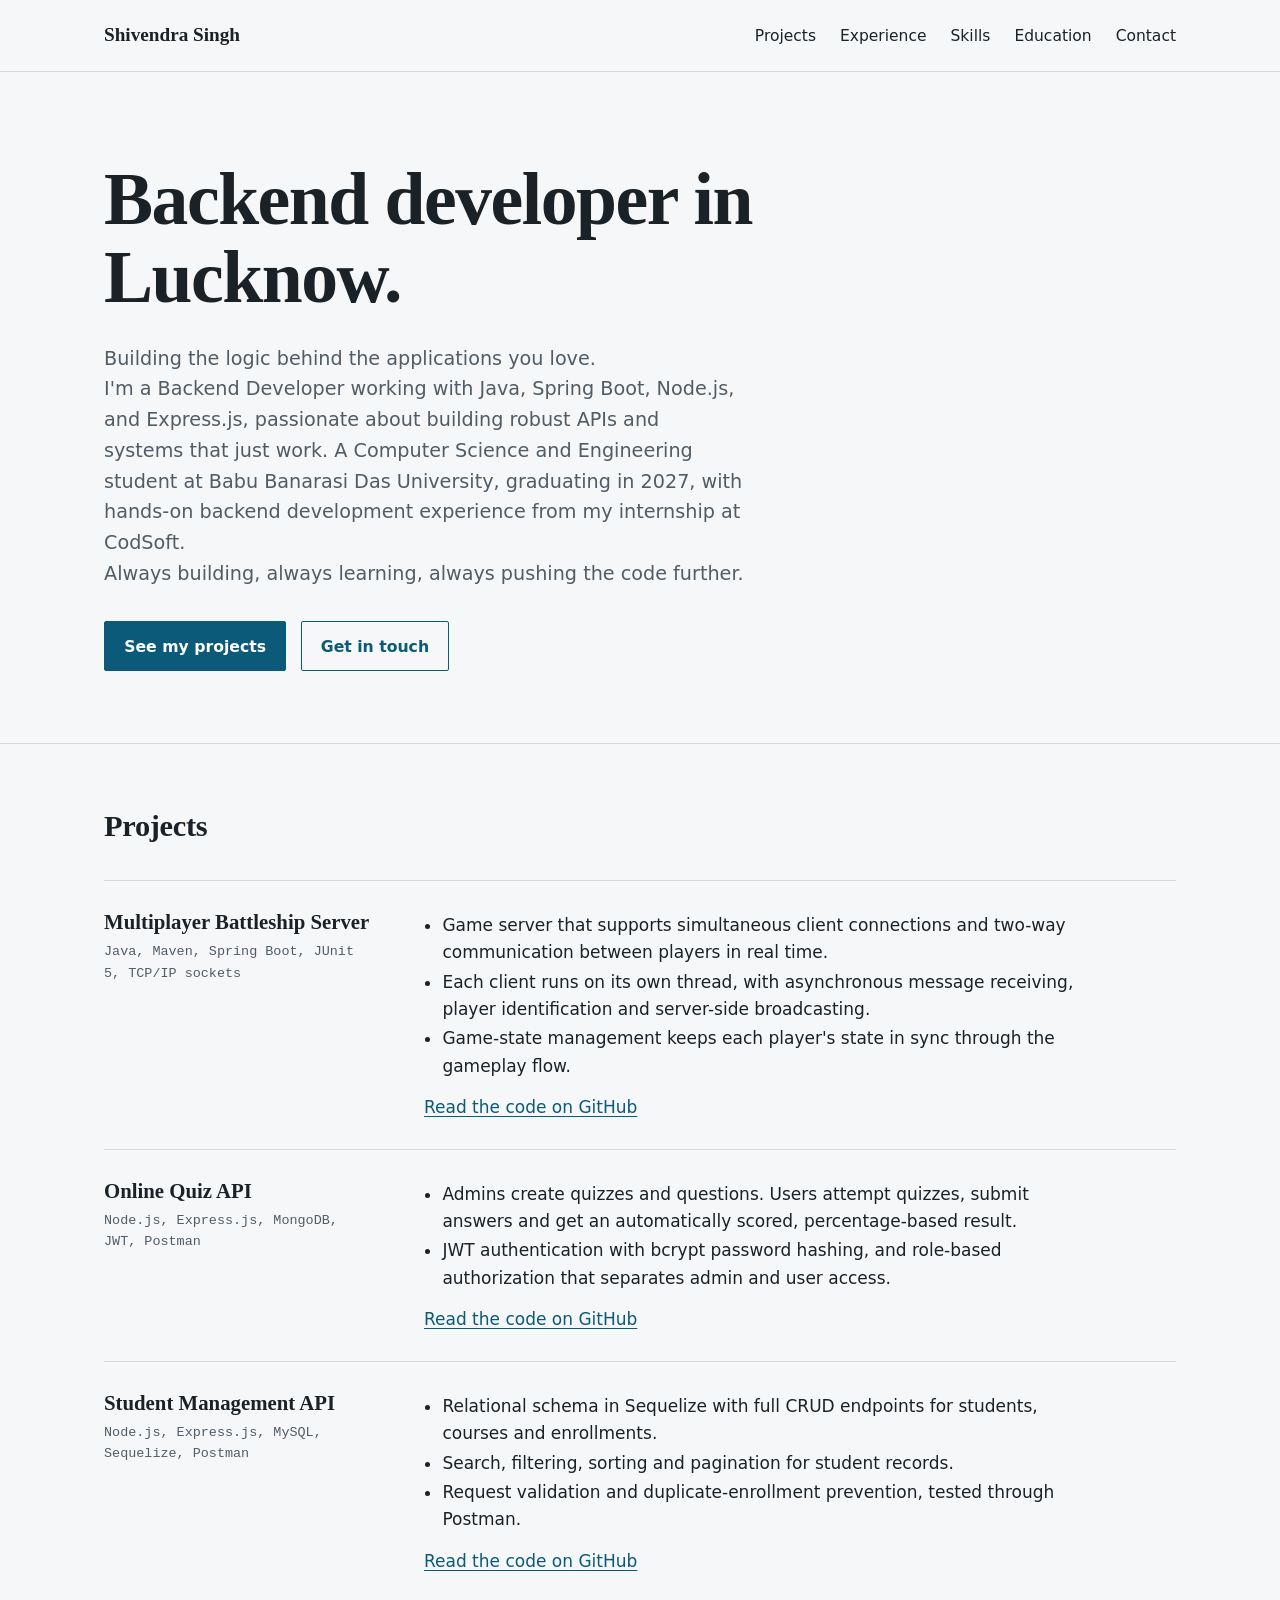
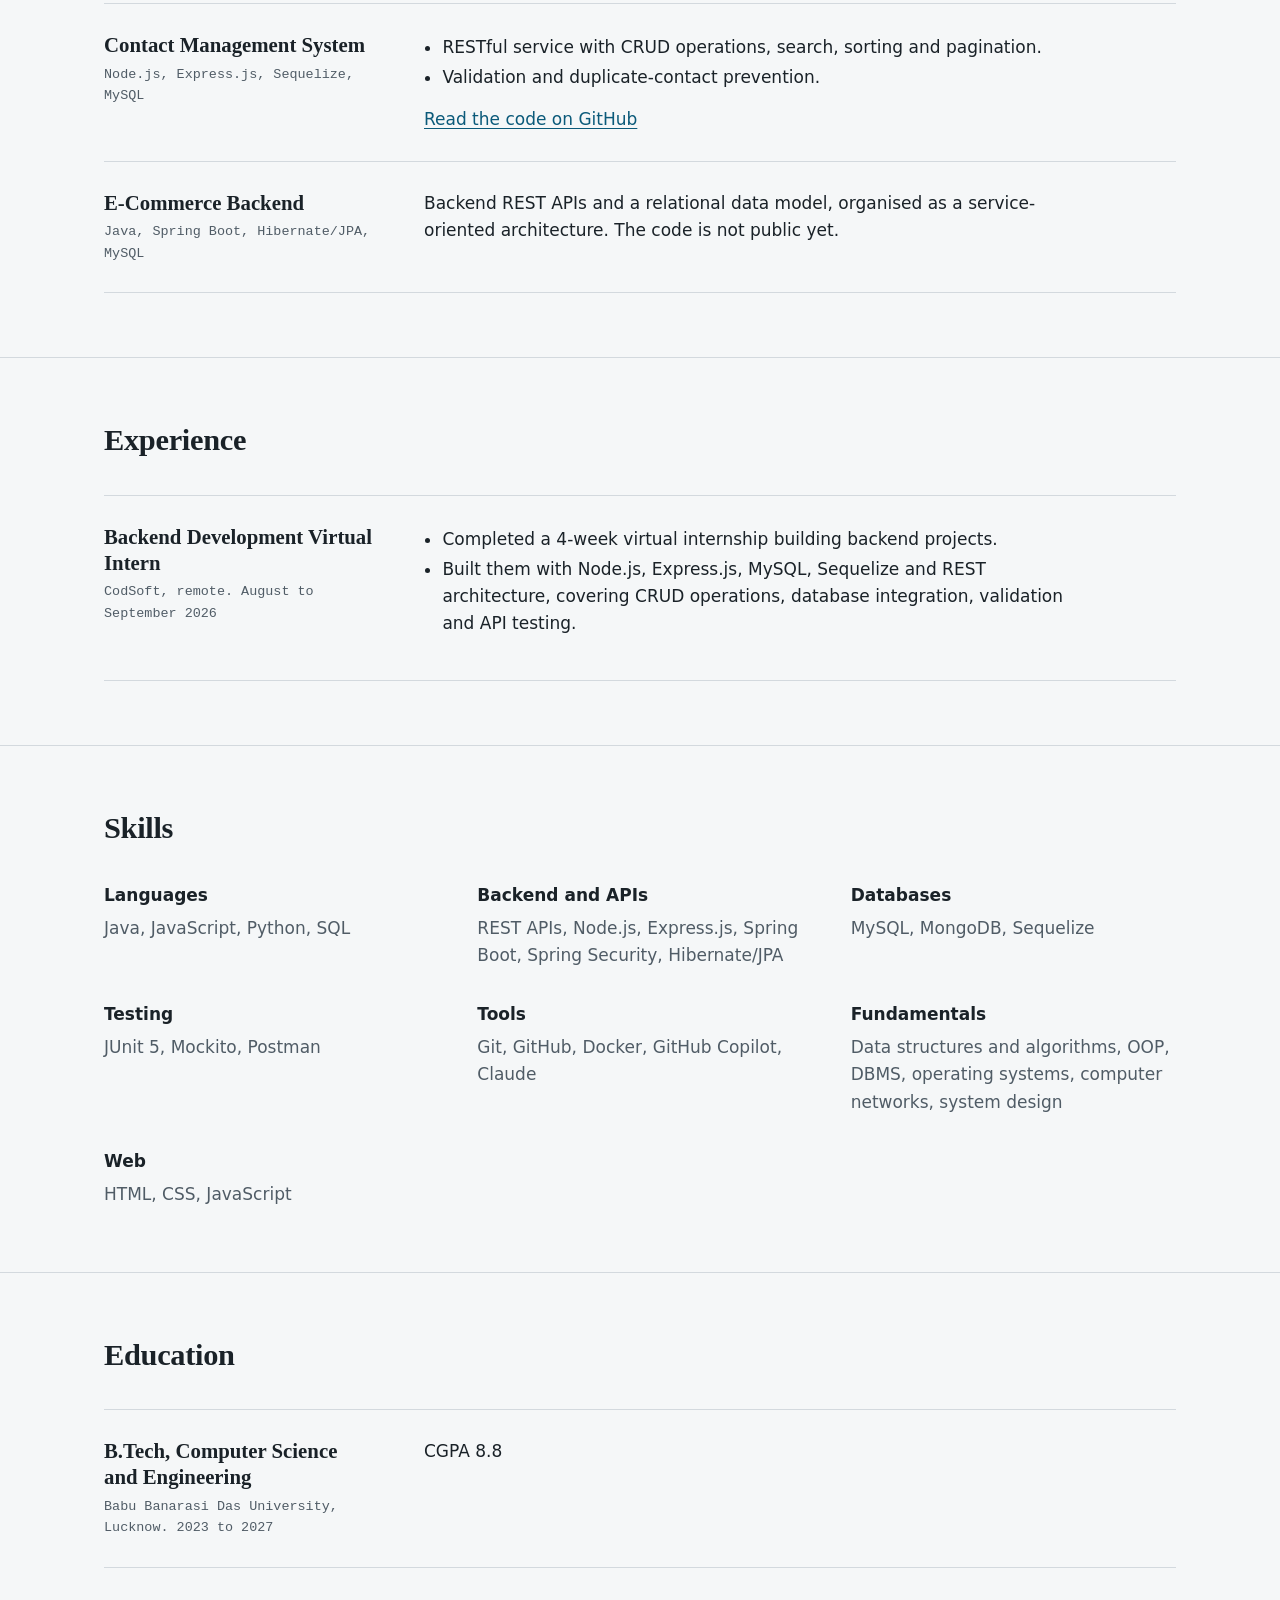
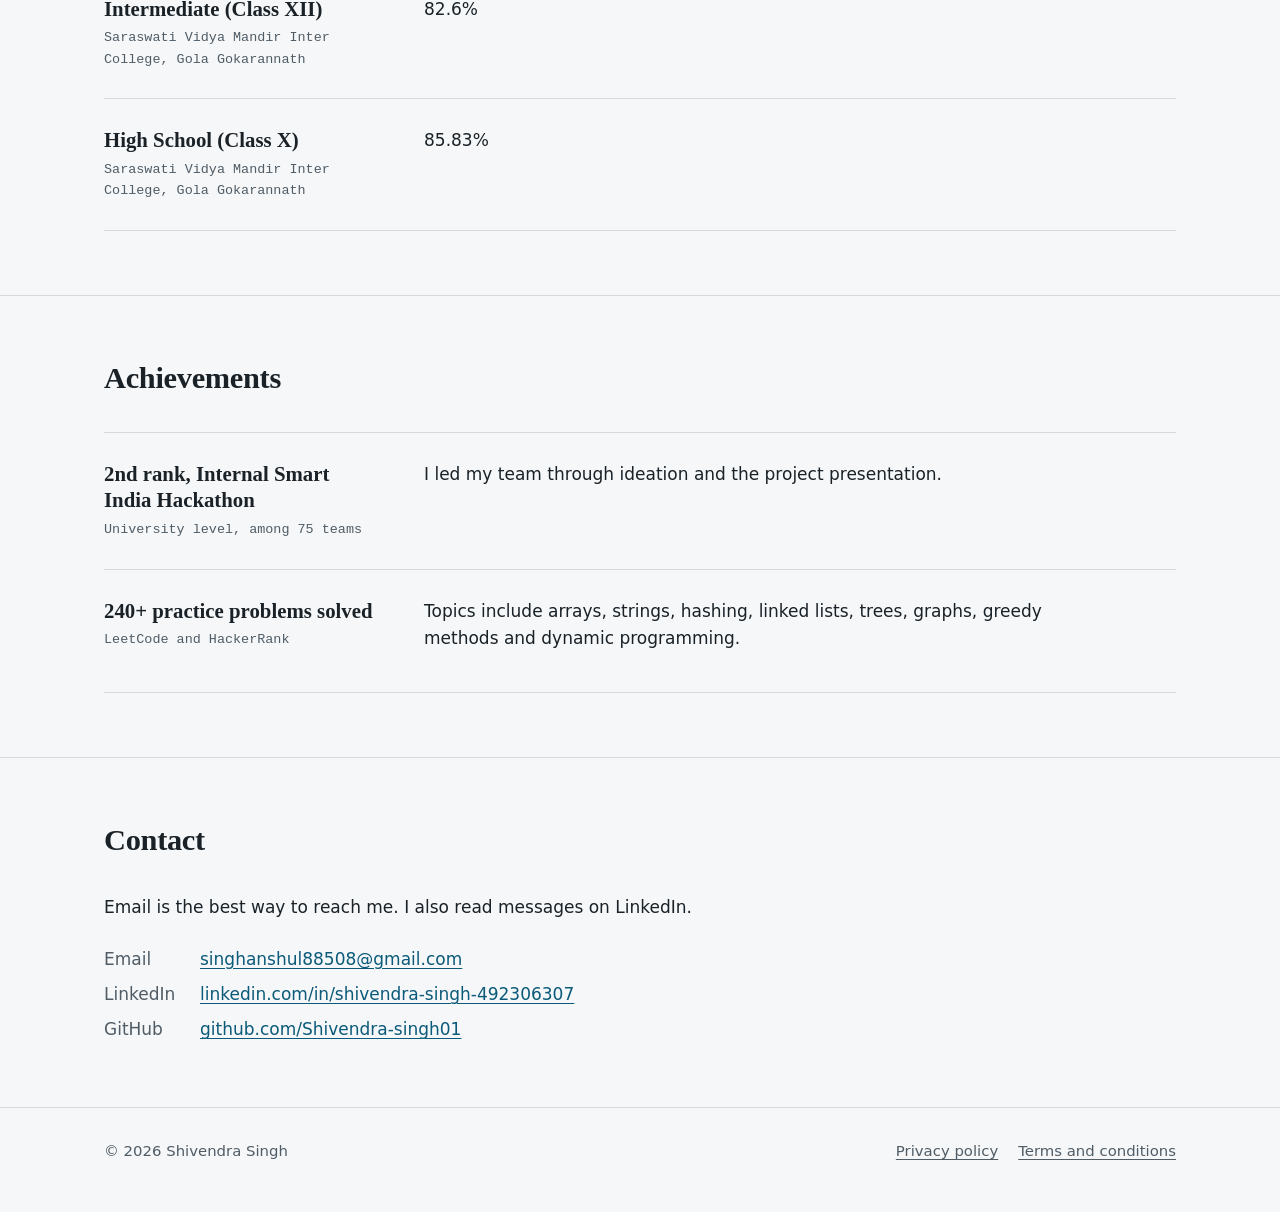
<file: index.html>
<!DOCTYPE html>
<html lang="en">
<head>
<meta charset="utf-8">
<meta name="viewport" content="width=device-width, initial-scale=1">
<title>Shivendra Singh, Backend Developer in Lucknow</title>
<meta name="description" content="Backend developer in Lucknow. REST APIs and services in Java, Spring Boot, Node.js and MySQL.">
<meta name="color-scheme" content="light dark">
<link rel="icon" href="favicon.svg" type="image/svg+xml">
<link rel="icon" href="favicon.ico" sizes="32x32">
<link rel="apple-touch-icon" href="apple-touch-icon.png">
<link rel="stylesheet" href="style.css">
</head>
<body>
<a class="skip" href="#main">Skip to content</a>
<header class="site"><div class="wrap">
<a class="brand" href="index.html">Shivendra Singh</a>
<nav aria-label="Main"><ul>
<li><a href="index.html#projects">Projects</a></li>
<li><a href="index.html#experience">Experience</a></li>
<li><a href="index.html#skills">Skills</a></li>
<li><a href="index.html#education">Education</a></li>
<li><a href="index.html#contact">Contact</a></li>
</ul></nav></div></header>
<main id="main">
<div class="hero"><div class="wrap">
<h1>Backend developer in Lucknow.</h1>
<p>Building the logic behind the applications you love.<br>
I'm a Backend Developer working with Java, Spring Boot, Node.js, and Express.js, passionate about building robust APIs and systems that just work. A Computer Science and Engineering student at Babu Banarasi Das University, graduating in 2027, with hands-on backend development experience from my internship at CodSoft.<br>
Always building, always learning, always pushing the code further.</p>
<div class="actions">
<a class="btn primary" href="#projects">See my projects</a>
<a class="btn secondary" href="#contact">Get in touch</a>
</div></div></div>

<section id="projects"><div class="wrap">
<h2>Projects</h2>
<article class="row">
<div><h3>Multiplayer Battleship Server</h3><p class="stack">Java, Maven, Spring Boot, JUnit 5, TCP/IP sockets</p></div>
<div><ul><li>Game server that supports simultaneous client connections and two-way communication between players in real time.</li><li>Each client runs on its own thread, with asynchronous message receiving, player identification and server-side broadcasting.</li><li>Game-state management keeps each player's state in sync through the gameplay flow.</li></ul><a href="https://github.com/Shivendra-singh01/Multiplayer-battleship-server">Read the code on GitHub<span style="position:absolute;left:-999px"> for Multiplayer Battleship Server</span></a></div>
</article>
<article class="row">
<div><h3>Online Quiz API</h3><p class="stack">Node.js, Express.js, MongoDB, JWT, Postman</p></div>
<div><ul><li>Admins create quizzes and questions. Users attempt quizzes, submit answers and get an automatically scored, percentage-based result.</li><li>JWT authentication with bcrypt password hashing, and role-based authorization that separates admin and user access.</li></ul><a href="https://github.com/Shivendra-singh01/Online-quiz-api">Read the code on GitHub<span style="position:absolute;left:-999px"> for Online Quiz API</span></a></div>
</article>
<article class="row">
<div><h3>Student Management API</h3><p class="stack">Node.js, Express.js, MySQL, Sequelize, Postman</p></div>
<div><ul><li>Relational schema in Sequelize with full CRUD endpoints for students, courses and enrollments.</li><li>Search, filtering, sorting and pagination for student records.</li><li>Request validation and duplicate-enrollment prevention, tested through Postman.</li></ul><a href="https://github.com/Shivendra-singh01/Student-management-api">Read the code on GitHub<span style="position:absolute;left:-999px"> for Student Management API</span></a></div>
</article>
<article class="row">
<div><h3>Contact Management System</h3><p class="stack">Node.js, Express.js, Sequelize, MySQL</p></div>
<div><ul><li>RESTful service with CRUD operations, search, sorting and pagination.</li><li>Validation and duplicate-contact prevention.</li></ul><a href="https://github.com/Shivendra-singh01/Contact-management-system">Read the code on GitHub<span style="position:absolute;left:-999px"> for Contact Management System</span></a></div>
</article>
<article class="row">
<div><h3>E-Commerce Backend</h3><p class="stack">Java, Spring Boot, Hibernate/JPA, MySQL</p></div>
<div><p>Backend REST APIs and a relational data model, organised as a service-oriented architecture. The code is not public yet.</p></div>
</article>
</div></section>

<section id="experience"><div class="wrap">
<h2>Experience</h2>
<article class="row">
<div><h3>Backend Development Virtual Intern</h3><p class="stack">CodSoft, remote. August to September 2026</p></div>
<div><ul><li>Completed a 4-week virtual internship building backend projects.</li><li>Built them with Node.js, Express.js, MySQL, Sequelize and REST architecture, covering CRUD operations, database integration, validation and API testing.</li></ul></div>
</article>
</div></section>

<section id="skills"><div class="wrap">
<h2>Skills</h2>
<dl class="skills">
<div><dt>Languages</dt><dd>Java, JavaScript, Python, SQL</dd></div>
<div><dt>Backend and APIs</dt><dd>REST APIs, Node.js, Express.js, Spring Boot, Spring Security, Hibernate/JPA</dd></div>
<div><dt>Databases</dt><dd>MySQL, MongoDB, Sequelize</dd></div>
<div><dt>Testing</dt><dd>JUnit 5, Mockito, Postman</dd></div>
<div><dt>Tools</dt><dd>Git, GitHub, Docker, GitHub Copilot, Claude</dd></div>
<div><dt>Fundamentals</dt><dd>Data structures and algorithms, OOP, DBMS, operating systems, computer networks, system design</dd></div>
<div><dt>Web</dt><dd>HTML, CSS, JavaScript</dd></div>
</dl></div></section>

<section id="education"><div class="wrap">
<h2>Education</h2>
<article class="row">
<div><h3>B.Tech, Computer Science and Engineering</h3><p class="stack">Babu Banarasi Das University, Lucknow. 2023 to 2027</p></div>
<div><p>CGPA 8.8</p></div>
</article>
<article class="row">
<div><h3>Intermediate (Class XII)</h3><p class="stack">Saraswati Vidya Mandir Inter College, Gola Gokarannath</p></div>
<div><p>82.6%</p></div>
</article>
<article class="row">
<div><h3>High School (Class X)</h3><p class="stack">Saraswati Vidya Mandir Inter College, Gola Gokarannath</p></div>
<div><p>85.83%</p></div>
</article>
</div></section>

<section id="achievements"><div class="wrap">
<h2>Achievements</h2>
<article class="row">
<div><h3>2nd rank, Internal Smart India Hackathon</h3><p class="stack">University level, among 75 teams</p></div>
<div><p>I led my team through ideation and the project presentation.</p></div>
</article>
<article class="row">
<div><h3>240+ practice problems solved</h3><p class="stack">LeetCode and HackerRank</p></div>
<div><p>Topics include arrays, strings, hashing, linked lists, trees, graphs, greedy methods and dynamic programming.</p></div>
</article>
</div></section>

<section id="contact"><div class="wrap">
<h2>Contact</h2>
<div class="prose"><p>Email is the best way to reach me. I also read messages on LinkedIn.</p></div>
<ul class="contact-list">
<li><span>Email</span><a href="mailto:singhanshul88508@gmail.com">singhanshul88508@gmail.com</a></li>
<li><span>LinkedIn</span><a href="https://www.linkedin.com/in/shivendra-singh-492306307/">linkedin.com/in/shivendra-singh-492306307</a></li>
<li><span>GitHub</span><a href="https://github.com/Shivendra-singh01">github.com/Shivendra-singh01</a></li>
</ul></div></section>
</main>
<footer class="site"><div class="wrap">
<span>&copy; 2026 Shivendra Singh</span>
<ul>
<li><a href="privacy.html">Privacy policy</a></li>
<li><a href="terms.html">Terms and conditions</a></li>
</ul></div></footer>
</body>
</html>
</file>
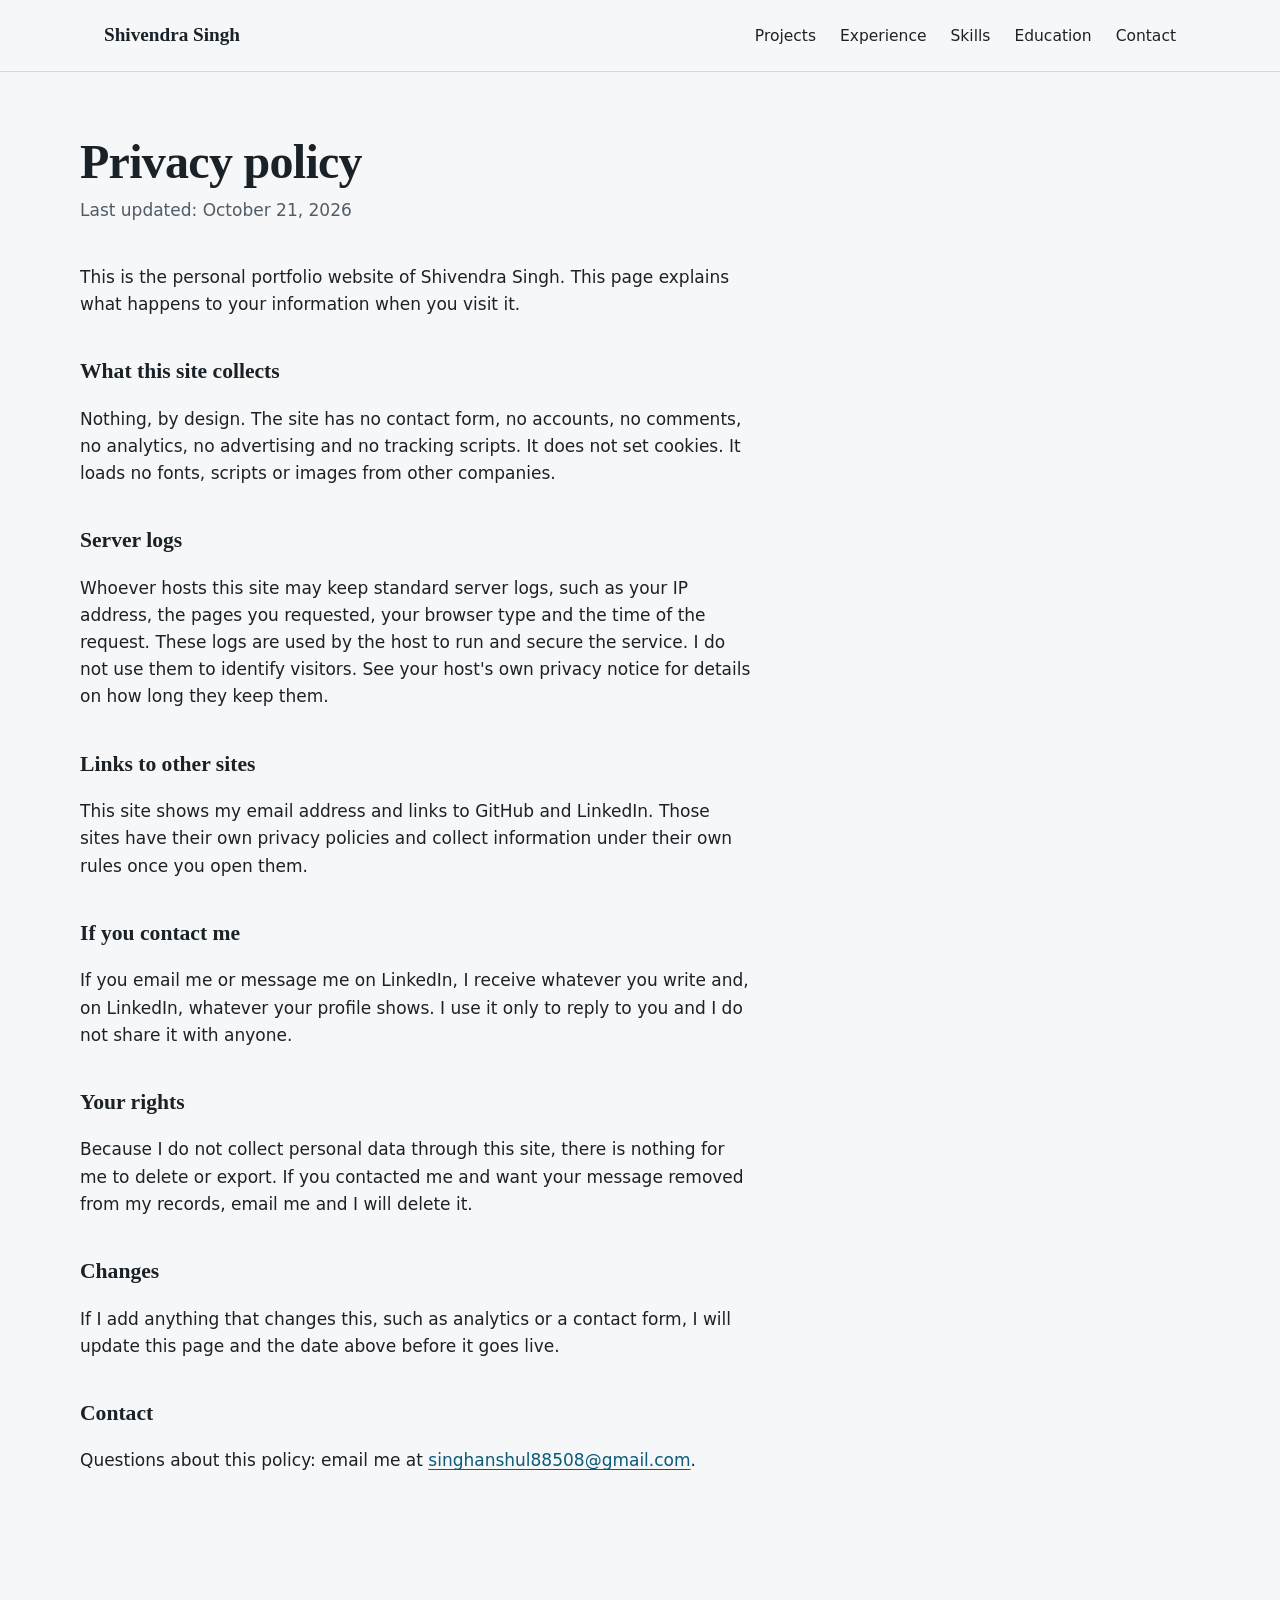
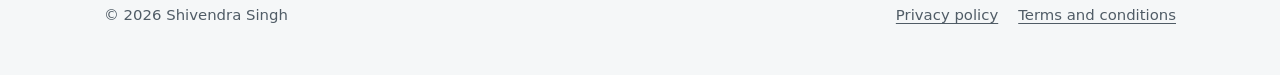
<file: privacy.html>
<!DOCTYPE html>
<html lang="en">
<head>
<meta charset="utf-8">
<meta name="viewport" content="width=device-width, initial-scale=1">
<title>Privacy policy | Shivendra Singh</title>
<meta name="description" content="How this website handles your information.">
<meta name="color-scheme" content="light dark">
<link rel="icon" href="favicon.svg" type="image/svg+xml">
<link rel="icon" href="favicon.ico" sizes="32x32">
<link rel="apple-touch-icon" href="apple-touch-icon.png">
<link rel="stylesheet" href="style.css">
</head>
<body>
<a class="skip" href="#main">Skip to content</a>
<header class="site"><div class="wrap">
<a class="brand" href="index.html">Shivendra Singh</a>
<nav aria-label="Main"><ul>
<li><a href="index.html#projects">Projects</a></li>
<li><a href="index.html#experience">Experience</a></li>
<li><a href="index.html#skills">Skills</a></li>
<li><a href="index.html#education">Education</a></li>
<li><a href="index.html#contact">Contact</a></li>
</ul></nav></div></header>
<main id="main"><div class="wrap doc">
<h1>Privacy policy</h1>
<p class="meta">Last updated: October 21, 2026</p>
<p>This is the personal portfolio website of Shivendra Singh. This page explains what happens to your information when you visit it.</p>

<h2>What this site collects</h2>
<p>Nothing, by design. The site has no contact form, no accounts, no comments, no analytics, no advertising and no tracking scripts. It does not set cookies. It loads no fonts, scripts or images from other companies.</p>

<h2>Server logs</h2>
<p>Whoever hosts this site may keep standard server logs, such as your IP address, the pages you requested, your browser type and the time of the request. These logs are used by the host to run and secure the service. I do not use them to identify visitors. See your host's own privacy notice for details on how long they keep them.</p>

<h2>Links to other sites</h2>
<p>This site shows my email address and links to GitHub and LinkedIn. Those sites have their own privacy policies and collect information under their own rules once you open them.</p>

<h2>If you contact me</h2>
<p>If you email me or message me on LinkedIn, I receive whatever you write and, on LinkedIn, whatever your profile shows. I use it only to reply to you and I do not share it with anyone.</p>

<h2>Your rights</h2>
<p>Because I do not collect personal data through this site, there is nothing for me to delete or export. If you contacted me and want your message removed from my records, email me and I will delete it.</p>

<h2>Changes</h2>
<p>If I add anything that changes this, such as analytics or a contact form, I will update this page and the date above before it goes live.</p>

<h2>Contact</h2>
<p>Questions about this policy: email me at <a href="mailto:singhanshul88508@gmail.com">singhanshul88508@gmail.com</a>.</p>
</div></main>
<footer class="site"><div class="wrap">
<span>&copy; 2026 Shivendra Singh</span>
<ul>
<li><a href="privacy.html">Privacy policy</a></li>
<li><a href="terms.html">Terms and conditions</a></li>
</ul></div></footer>
</body>
</html>
</file>
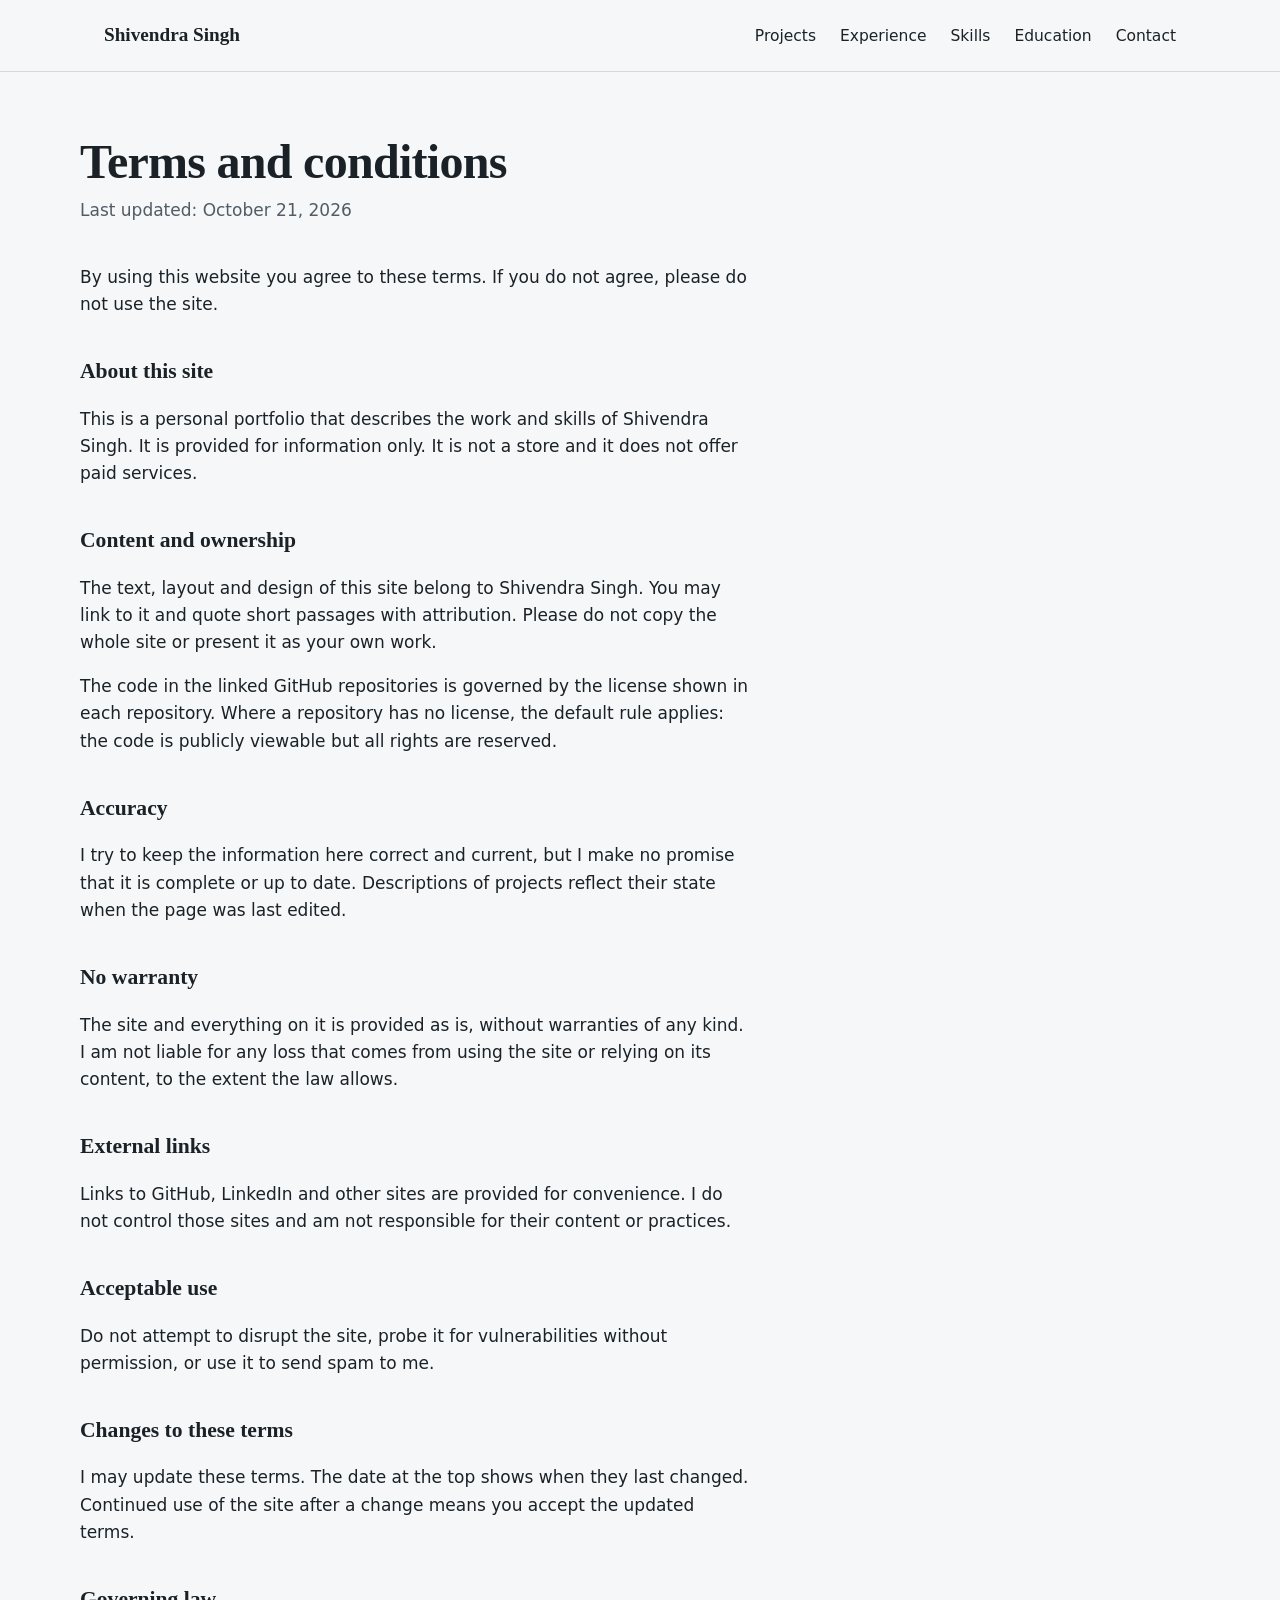
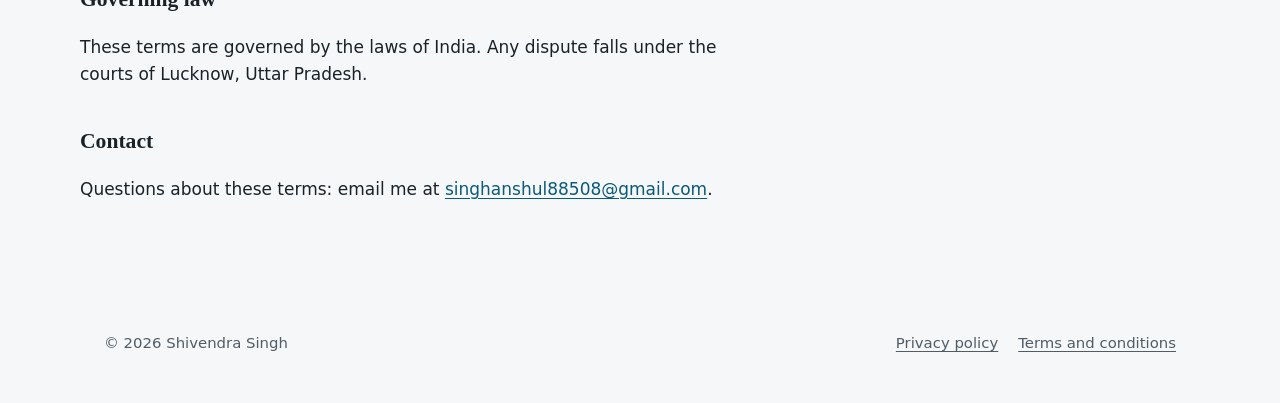
<file: terms.html>
<!DOCTYPE html>
<html lang="en">
<head>
<meta charset="utf-8">
<meta name="viewport" content="width=device-width, initial-scale=1">
<title>Terms and conditions | Shivendra Singh</title>
<meta name="description" content="Terms for using this website.">
<meta name="color-scheme" content="light dark">
<link rel="icon" href="favicon.svg" type="image/svg+xml">
<link rel="icon" href="favicon.ico" sizes="32x32">
<link rel="apple-touch-icon" href="apple-touch-icon.png">
<link rel="stylesheet" href="style.css">
</head>
<body>
<a class="skip" href="#main">Skip to content</a>
<header class="site"><div class="wrap">
<a class="brand" href="index.html">Shivendra Singh</a>
<nav aria-label="Main"><ul>
<li><a href="index.html#projects">Projects</a></li>
<li><a href="index.html#experience">Experience</a></li>
<li><a href="index.html#skills">Skills</a></li>
<li><a href="index.html#education">Education</a></li>
<li><a href="index.html#contact">Contact</a></li>
</ul></nav></div></header>
<main id="main"><div class="wrap doc">
<h1>Terms and conditions</h1>
<p class="meta">Last updated: October 21, 2026</p>
<p>By using this website you agree to these terms. If you do not agree, please do not use the site.</p>

<h2>About this site</h2>
<p>This is a personal portfolio that describes the work and skills of Shivendra Singh. It is provided for information only. It is not a store and it does not offer paid services.</p>

<h2>Content and ownership</h2>
<p>The text, layout and design of this site belong to Shivendra Singh. You may link to it and quote short passages with attribution. Please do not copy the whole site or present it as your own work.</p>
<p>The code in the linked GitHub repositories is governed by the license shown in each repository. Where a repository has no license, the default rule applies: the code is publicly viewable but all rights are reserved.</p>

<h2>Accuracy</h2>
<p>I try to keep the information here correct and current, but I make no promise that it is complete or up to date. Descriptions of projects reflect their state when the page was last edited.</p>

<h2>No warranty</h2>
<p>The site and everything on it is provided as is, without warranties of any kind. I am not liable for any loss that comes from using the site or relying on its content, to the extent the law allows.</p>

<h2>External links</h2>
<p>Links to GitHub, LinkedIn and other sites are provided for convenience. I do not control those sites and am not responsible for their content or practices.</p>

<h2>Acceptable use</h2>
<p>Do not attempt to disrupt the site, probe it for vulnerabilities without permission, or use it to send spam to me.</p>

<h2>Changes to these terms</h2>
<p>I may update these terms. The date at the top shows when they last changed. Continued use of the site after a change means you accept the updated terms.</p>

<h2>Governing law</h2>
<p>These terms are governed by the laws of India. Any dispute falls under the courts of Lucknow, Uttar Pradesh.</p>

<h2>Contact</h2>
<p>Questions about these terms: email me at <a href="mailto:singhanshul88508@gmail.com">singhanshul88508@gmail.com</a>.</p>
</div></main>
<footer class="site"><div class="wrap">
<span>&copy; 2026 Shivendra Singh</span>
<ul>
<li><a href="privacy.html">Privacy policy</a></li>
<li><a href="terms.html">Terms and conditions</a></li>
</ul></div></footer>
</body>
</html>
</file>
<file: style.css>
:root{
  --bg:#F5F7F8; --ink:#1A2228; --muted:#505C66; --rule:#D3D9DE; --accent:#0B5A7A; --accent-ink:#FFFFFF; --code:#E9EEF1;
  --serif:"Iowan Old Style","Palatino Linotype",Palatino,"Book Antiqua",Georgia,serif;
  --sans:system-ui,-apple-system,"Segoe UI",Roboto,"Helvetica Neue",Arial,sans-serif;
  --mono:ui-monospace,SFMono-Regular,Menlo,Consolas,monospace;
}
@media (prefers-color-scheme:dark){
  :root:not([data-theme="light"]){--bg:#12171B;--ink:#E6EAED;--muted:#9BA7B0;--rule:#2A343B;--accent:#7CC0DE;--accent-ink:#0C1317;--code:#1B2329}
}
:root[data-theme="dark"]{--bg:#12171B;--ink:#E6EAED;--muted:#9BA7B0;--rule:#2A343B;--accent:#7CC0DE;--accent-ink:#0C1317;--code:#1B2329}
*{box-sizing:border-box}
html{scroll-behavior:smooth;-webkit-text-size-adjust:100%}
@media (prefers-reduced-motion:reduce){html{scroll-behavior:auto}}
body{margin:0;background:var(--bg);color:var(--ink);font-family:var(--sans);font-size:1.0625rem;line-height:1.6}
a{color:var(--accent);text-decoration-thickness:1px;text-underline-offset:3px}
a:hover{text-decoration-thickness:2px}
:focus-visible{outline:3px solid var(--accent);outline-offset:3px}
.skip{position:absolute;left:-999px;top:0;background:var(--ink);color:var(--bg);padding:.6rem 1rem;z-index:10}
.skip:focus{left:0}
.wrap{max-width:70rem;margin:0 auto;padding:0 1.5rem}
header.site{border-bottom:1px solid var(--rule)}
header.site .wrap{display:flex;justify-content:space-between;align-items:baseline;gap:1.5rem;padding-top:1.25rem;padding-bottom:1.25rem;flex-wrap:wrap}
.brand{font-family:var(--serif);font-size:1.2rem;font-weight:700;color:var(--ink);text-decoration:none}
nav ul{display:flex;gap:1.5rem;list-style:none;margin:0;padding:0;flex-wrap:wrap}
nav a{color:var(--ink);text-decoration:none;font-size:.97rem}
nav a:hover{text-decoration:underline;text-underline-offset:5px}
.hero{padding:5.5rem 0 4.5rem;border-bottom:1px solid var(--rule)}
.hero h1{font-family:var(--serif);font-weight:700;font-size:clamp(2.4rem,6.2vw,4.6rem);line-height:1.06;letter-spacing:-.02em;margin:0 0 1.75rem;max-width:18ch}
.hero p{max-width:40rem;font-size:1.2rem;color:var(--muted);margin:0 0 2rem}
.actions{display:flex;gap:.9rem;flex-wrap:wrap}
.btn{display:inline-block;padding:.7rem 1.2rem;border:1px solid var(--accent);border-radius:2px;text-decoration:none;font-weight:600;font-size:.98rem}
.btn.primary{background:var(--accent);color:var(--accent-ink)}
.btn.primary:hover{filter:brightness(1.1)}
.btn.secondary{color:var(--accent);background:transparent}
.btn.secondary:hover{background:var(--code)}
section{padding:4rem 0;border-bottom:1px solid var(--rule)}
section>.wrap>h2{font-family:var(--serif);font-size:1.9rem;line-height:1.2;margin:0 0 2.25rem;letter-spacing:-.01em}
.row{display:grid;grid-template-columns:minmax(0,17rem) minmax(0,1fr);gap:1rem 3rem;padding:1.75rem 0;border-top:1px solid var(--rule)}
.row:last-child{border-bottom:1px solid var(--rule)}
.row h3{font-family:var(--serif);font-size:1.3rem;margin:0 0 .35rem;line-height:1.25}
.row .stack{font-family:var(--mono);font-size:.84rem;color:var(--muted);margin:0}
.row p{margin:0 0 .75rem;max-width:42rem}
.row ul{margin:0 0 .9rem;padding-left:1.15rem;max-width:42rem}
.row li{margin:.15rem 0}
.skills{display:grid;grid-template-columns:repeat(auto-fit,minmax(15rem,1fr));gap:2rem 3rem;margin:0}
.skills dt{font-weight:700;margin-bottom:.35rem}
.skills dd{margin:0;color:var(--muted)}
.prose{max-width:41rem}
.prose p{margin:0 0 1rem}
.contact-list{list-style:none;padding:0;margin:1.5rem 0 0;display:grid;gap:.5rem}
.contact-list span{display:inline-block;min-width:6rem;color:var(--muted)}
footer.site{padding:2rem 0 3rem;color:var(--muted);font-size:.93rem}
footer.site .wrap{display:flex;justify-content:space-between;gap:1rem;flex-wrap:wrap}
footer.site a{color:var(--muted)}
footer.site ul{display:flex;gap:1.25rem;list-style:none;margin:0;padding:0}
/* policy pages */
.doc{padding:4rem 0 5rem}
.doc h1{font-family:var(--serif);font-size:clamp(2rem,4.5vw,3rem);line-height:1.1;margin:0 0 .5rem;letter-spacing:-.015em}
.doc .meta{color:var(--muted);margin:0 0 2.5rem}
.doc h2{font-family:var(--serif);font-size:1.35rem;margin:2.25rem 0 .5rem}
.doc p,.doc li{max-width:42rem}
.doc ul{padding-left:1.2rem}
@media (max-width:760px){
  .row{grid-template-columns:1fr;gap:.5rem}
  .hero{padding:3.5rem 0 3rem}
  section{padding:3rem 0}
}
</file>
